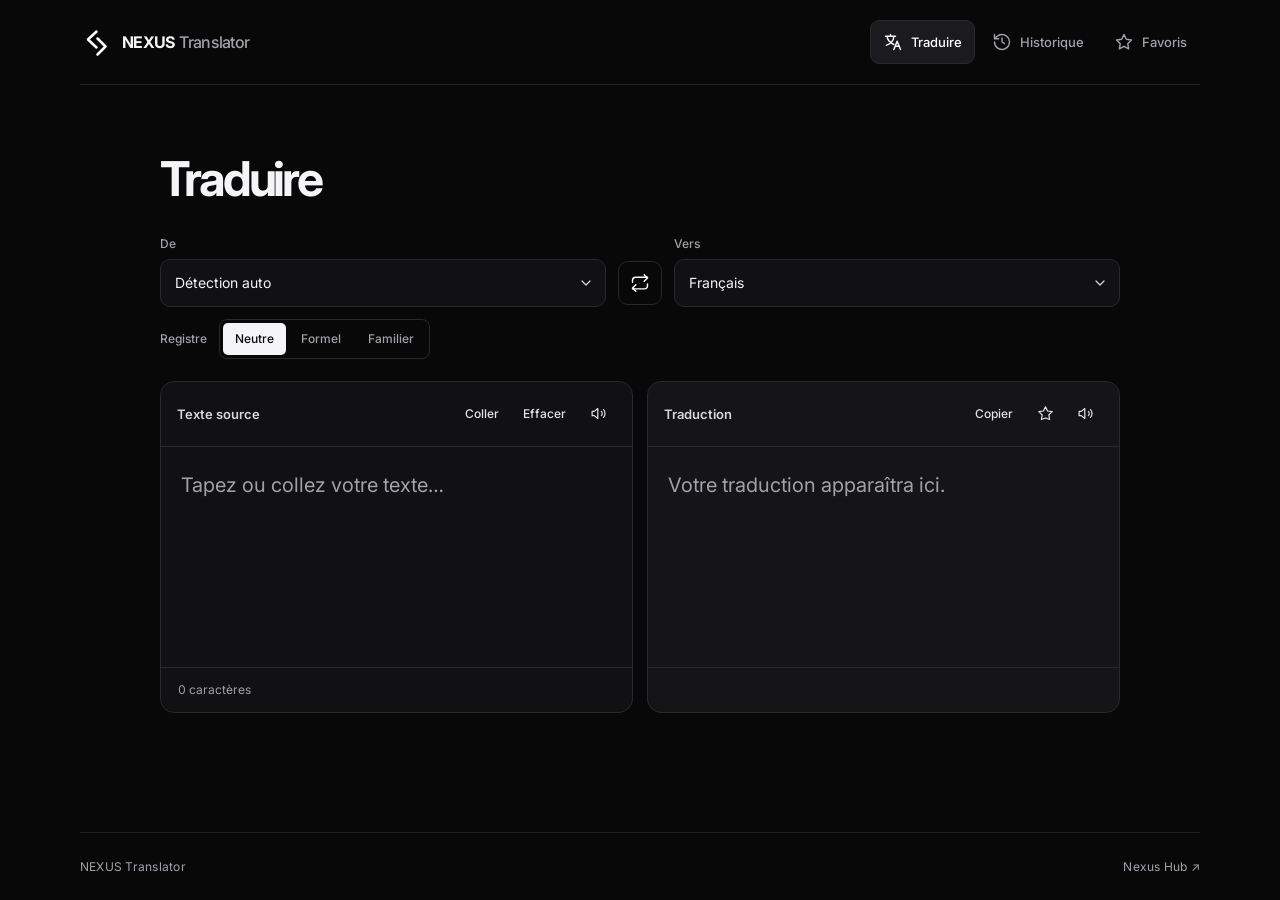
<file: index.html>
<!DOCTYPE html>
<html lang="fr">
<head>
  <meta charset="UTF-8">
  <meta name="viewport" content="width=device-width, initial-scale=1.0">
  <title>Nexus Translator</title>
  <link rel="preconnect" href="https://fonts.googleapis.com">
  <link rel="preconnect" href="https://fonts.gstatic.com" crossorigin>
  <link href="https://fonts.googleapis.com/css2?family=Inter:wght@400;500;600;700&display=swap" rel="stylesheet">
  <link rel="stylesheet" href="style.css">
  <link rel="manifest" href="manifest.json">
  <link rel="icon" href="./icon.svg?v=5" type="image/svg+xml" sizes="any">
  <meta name="theme-color" content="#080809">
</head>
<body>
  <header class="topbar">
    <div class="logo">
      <span class="logo-mark">
       <svg class="jeran-logo" viewBox="0 0 64 64" aria-label="NEXUS Translator" role="img">
  <!-- Chevron supérieur gauche -->
  <path class="j1" d="M 33 11 L 16 27 L 33 43" />
  <!-- Chevron inférieur droit -->
  <path class="j2" d="M 35 25 L 51 41 L 35 57" />
</svg>
      </span>
      <span class="logo-text">NEXUS<em>Translator</em></span>
    </div>
    <nav class="tabs" aria-label="Navigation">
      <button class="tab active" data-view="translate" aria-pressed="true" aria-label="Traduire" title="Traduire"><svg class="ic" viewBox="0 0 24 24" aria-hidden="true"><path d="M3 5h12M9 3v2M5 5c0 5 4 8 8 10M13 5c0 5-4 9-9 11M13 21l4-10 4 10M15 17h4"/></svg><span>Traduire</span></button>
      <button class="tab" data-view="history" aria-pressed="false" aria-label="Historique" title="Historique"><svg class="ic" viewBox="0 0 24 24" aria-hidden="true"><path d="M3 12a9 9 0 1 0 3-6.7L3 8M3 3v5h5M12 7v5l3 2"/></svg><span>Historique</span></button>
      <button class="tab" data-view="favorites" aria-pressed="false" aria-label="Favoris" title="Favoris"><svg class="ic" viewBox="0 0 24 24" aria-hidden="true"><path d="m12 3 2.8 5.7 6.2.9-4.5 4.4 1.1 6.2-5.6-3-5.6 3 1.1-6.2L3 9.6l6.2-.9z"/></svg><span>Favoris</span></button>
    </nav>
  </header>

  <main>
    <!-- VUE TRADUCTION -->
    <section id="view-translate" class="view active">
      <h1>Traduire</h1>
      <span id="status-text" class="sr-only" role="status"></span>
      <p id="net-badge" class="offline-notice" hidden>Hors ligne — traductions en cache disponibles.</p>

      <div class="lang-bar">
        <div class="lang-select">
          <label for="src-lang">De</label>
          <select id="src-lang"></select>
        </div>
        <button id="swap" class="swap-btn" title="Inverser les langues" aria-label="Inverser les langues">
          <svg class="ic" viewBox="0 0 24 24" aria-hidden="true"><path d="M17 2l4 4-4 4"/><path d="M3 11V9a4 4 0 0 1 4-4h14"/><path d="M7 22l-4-4 4-4"/><path d="M21 13v2a4 4 0 0 1-4 4H3"/></svg>
        </button>
        <div class="lang-select">
          <label for="tgt-lang">Vers</label>
          <select id="tgt-lang"></select>
        </div>
      </div>

      <div class="register-bar" id="register-bar">
        <span class="register-label">Registre</span>
        <div class="register-toggle" role="group" aria-label="Registre de langue">
          <button class="reg-btn active" data-reg="neutral" aria-pressed="true">Neutre</button>
          <button class="reg-btn" data-reg="formal" aria-pressed="false" title="Formel (vous)">Formel</button>
          <button class="reg-btn" data-reg="informal" aria-pressed="false" title="Familier (tu)">Familier</button>
        </div>
      </div>

      <div class="panels">
        <div class="panel">
          <div class="panel-head">
            <span class="panel-lang">Texte source</span>
            <div class="panel-actions">
              <button class="icon-btn" id="paste" title="Coller">Coller</button>
              <button class="icon-btn" id="clear" title="Effacer">Effacer</button>
              <button class="icon-btn icon-only" id="speak-src" title="Écouter" aria-label="Écouter le texte source">
                <svg class="ic" viewBox="0 0 24 24" aria-hidden="true"><path d="M11 5 6 9H3v6h3l5 4z"/><path d="M16 9a4 4 0 0 1 0 6"/><path d="M19 6.5a8 8 0 0 1 0 11"/></svg>
              </button>
            </div>
          </div>
          <textarea id="source" aria-label="Texte source" placeholder="Tapez ou collez votre texte…"></textarea>
          <div class="panel-foot">
            <span id="char-count">0 caractères</span>
            <span id="src-name"></span>
          </div>
        </div>

        <div class="panel out">
          <div class="panel-head">
            <span class="panel-lang">Traduction</span>
            <div class="panel-actions">
              <button class="icon-btn" id="copy" title="Copier">Copier</button>
              <button class="icon-btn icon-only" id="fav" title="Ajouter aux favoris" aria-label="Ajouter aux favoris" aria-pressed="false">
                <svg class="ic ic-star" viewBox="0 0 24 24" aria-hidden="true"><path d="M12 2.5l2.9 6 6.6.9-4.8 4.6 1.1 6.5L12 18.3 6.2 20.5l1.1-6.5L2.5 9.4l6.6-.9z"/></svg>
              </button>
              <button class="icon-btn icon-only" id="speak-tgt" title="Écouter" aria-label="Écouter la traduction">
                <svg class="ic" viewBox="0 0 24 24" aria-hidden="true"><path d="M11 5 6 9H3v6h3l5 4z"/><path d="M16 9a4 4 0 0 1 0 6"/><path d="M19 6.5a8 8 0 0 1 0 11"/></svg>
              </button>
            </div>
          </div>
          <div id="result" class="result" aria-live="polite"></div>
          <div id="phonetic" class="phonetic" hidden></div>
          <div id="alternatives" class="alternatives" hidden>
            <span class="alt-label">Variantes</span>
            <div id="alt-chips" class="alt-chips"></div>
          </div>
          <div class="panel-foot">
            <span id="result-meta"></span>
          </div>
        </div>
      </div>

    </section>

    <!-- VUE HISTORIQUE -->
    <section id="view-history" class="view">
      <div class="list-head">
        <h2>Historique</h2>
        <button class="ghost-btn" id="clear-history">Tout effacer</button>
      </div>
      <div id="history-list" class="list"></div>
    </section>

    <!-- VUE FAVORIS -->
    <section id="view-favorites" class="view">
      <div class="list-head">
        <h2>Favoris</h2>
        <button class="ghost-btn" id="clear-favorites">Tout effacer</button>
      </div>
      <div id="favorites-list" class="list"></div>
    </section>
  </main>
  <footer class="footer"><span>NEXUS Translator</span><a href="https://nexus-hubs.web.app/">Nexus Hub <span aria-hidden="true">↗</span></a></footer>

  <script src="languages.js"></script>
  <script src="app.js"></script>
  <script>
    if ("serviceWorker" in navigator) {
      window.addEventListener("load", () =>
        navigator.serviceWorker.register("sw.js").catch(() => {}));
    }
  </script>
</body>
</html>
</file>
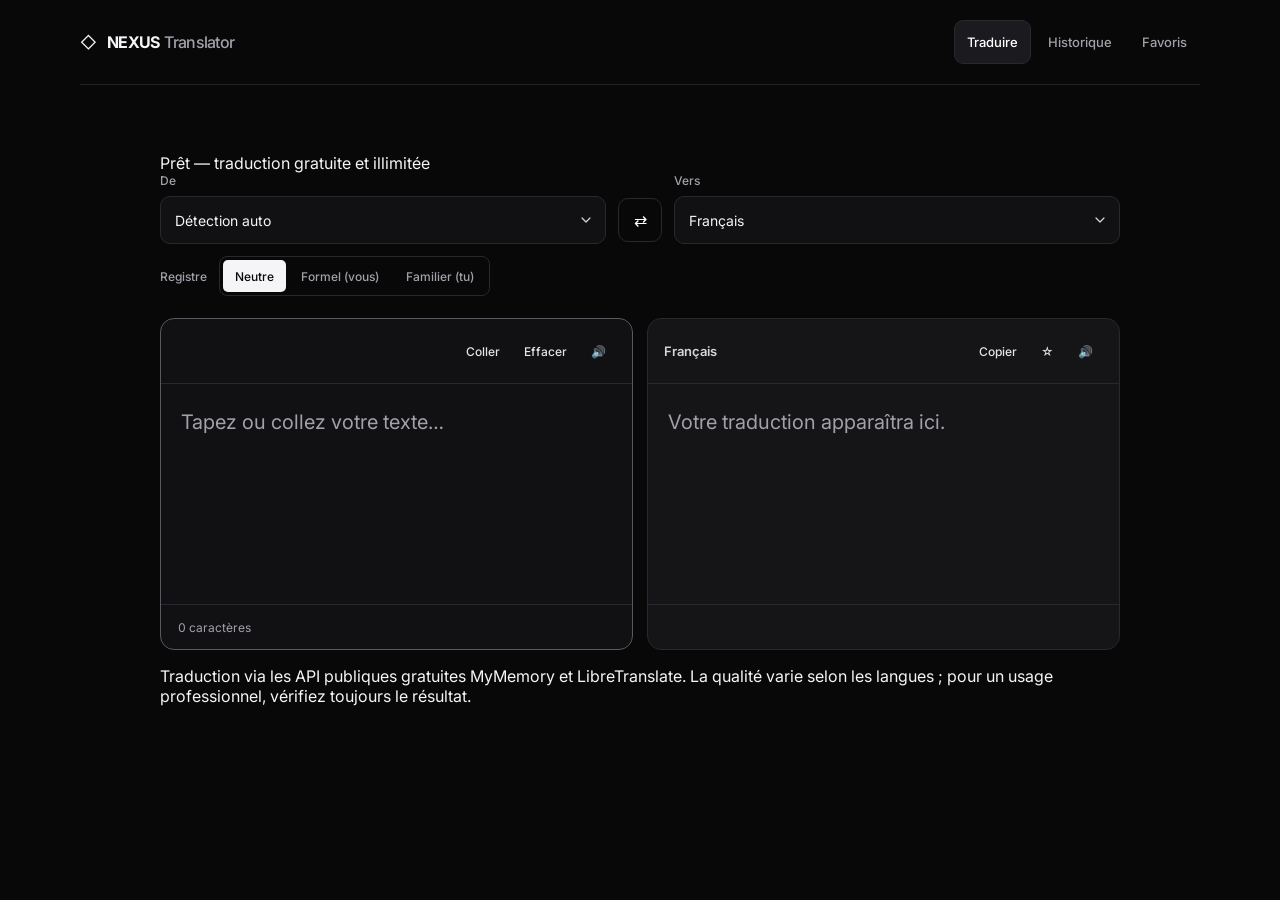
<file: index (14).html>
<!DOCTYPE html>
<html lang="fr">
<head>
  <meta charset="UTF-8">
  <meta name="viewport" content="width=device-width, initial-scale=1.0">
  <title>Nexus Translator</title>
  <link rel="preconnect" href="https://fonts.googleapis.com">
  <link rel="preconnect" href="https://fonts.gstatic.com" crossorigin>
  <link href="https://fonts.googleapis.com/css2?family=Space+Grotesk:wght@400;500;600;700&family=Inter:wght@400;500;600&family=JetBrains+Mono:wght@400;500&display=swap" rel="stylesheet">
  <link rel="stylesheet" href="style.css">
</head>
<body>
  <div class="grid-bg" aria-hidden="true"></div>

  <header class="topbar">
    <div class="logo">
      <span class="logo-mark">◇</span>
      <span class="logo-text">NEXUS<em>Translator</em></span>
    </div>
    <nav class="tabs" role="tablist">
      <button class="tab active" data-view="translate" role="tab">Traduire</button>
      <button class="tab" data-view="history" role="tab">Historique</button>
      <button class="tab" data-view="favorites" role="tab">Favoris</button>
    </nav>
  </header>

  <main>
    <!-- VUE TRADUCTION -->
    <section id="view-translate" class="view active">
      <div class="hero-line">
        <span class="pulse"></span>
        <span id="status-text">Prêt — traduction gratuite et illimitée</span>
      </div>

      <div class="lang-bar">
        <div class="lang-select">
          <label for="src-lang">De</label>
          <select id="src-lang"></select>
        </div>
        <button id="swap" class="swap-btn" title="Inverser les langues" aria-label="Inverser les langues">⇄</button>
        <div class="lang-select">
          <label for="tgt-lang">Vers</label>
          <select id="tgt-lang"></select>
        </div>
      </div>

      <div class="register-bar" id="register-bar">
        <span class="register-label">Registre</span>
        <div class="register-toggle" role="group" aria-label="Registre de langue">
          <button class="reg-btn active" data-reg="neutral">Neutre</button>
          <button class="reg-btn" data-reg="formal">Formel (vous)</button>
          <button class="reg-btn" data-reg="informal">Familier (tu)</button>
        </div>
      </div>

      <div class="panels">
        <div class="panel">
          <div class="panel-head">
            <span class="panel-lang" id="src-name">Détection auto</span>
            <div class="panel-actions">
              <button class="icon-btn" id="paste" title="Coller">Coller</button>
              <button class="icon-btn" id="clear" title="Effacer">Effacer</button>
              <button class="icon-btn" id="speak-src" title="Écouter">🔊</button>
            </div>
          </div>
          <textarea id="source" placeholder="Tapez ou collez votre texte…" autofocus></textarea>
          <div class="panel-foot">
            <span id="char-count">0 caractères</span>
          </div>
        </div>

        <div class="panel out">
          <div class="panel-head">
            <span class="panel-lang" id="tgt-name">Français</span>
            <div class="panel-actions">
              <button class="icon-btn" id="copy" title="Copier">Copier</button>
              <button class="icon-btn" id="fav" title="Ajouter aux favoris">☆</button>
              <button class="icon-btn" id="speak-tgt" title="Écouter">🔊</button>
            </div>
          </div>
          <div id="result" class="result" aria-live="polite"></div>
          <div class="panel-foot">
            <span id="result-meta"></span>
          </div>
        </div>
      </div>

      <p class="disclaimer">
        Traduction via les API publiques gratuites MyMemory et LibreTranslate.
        La qualité varie selon les langues ; pour un usage professionnel, vérifiez toujours le résultat.
      </p>
    </section>

    <!-- VUE HISTORIQUE -->
    <section id="view-history" class="view">
      <div class="list-head">
        <h2>Historique</h2>
        <button class="ghost-btn" id="clear-history">Tout effacer</button>
      </div>
      <div id="history-list" class="list"></div>
    </section>

    <!-- VUE FAVORIS -->
    <section id="view-favorites" class="view">
      <div class="list-head">
        <h2>Favoris</h2>
        <button class="ghost-btn" id="clear-favorites">Tout effacer</button>
      </div>
      <div id="favorites-list" class="list"></div>
    </section>
  </main>

  <script src="languages.js"></script>
  <script src="app.js"></script>
</body>
</html>
</file>
<file: style.css>
:root {
  color-scheme: dark;
  --bg: #080809;
  --panel: #111114;
  --line: #28282d;
  --text: #f5f5f7;
  --muted: #a1a1aa;
  --radius: 14px;
  font-family: Inter, -apple-system, BlinkMacSystemFont, "Segoe UI", sans-serif;
}
*, *::before, *::after { box-sizing: border-box; }
body { margin: 0; background: var(--bg); color: var(--text); min-height: 100vh; min-height: 100dvh; display: flex; flex-direction: column; -webkit-font-smoothing: antialiased; }
button, select, textarea { font: inherit; }
button { cursor: pointer; }
button, select, a { -webkit-tap-highlight-color: transparent; }
:focus-visible { outline: 2px solid #fff; outline-offset: 3px; }
[hidden] { display: none !important; }
.sr-only { position: absolute; width: 1px; height: 1px; padding: 0; overflow: hidden; clip-path: inset(50%); white-space: nowrap; }
.ic { width: 20px; height: 20px; flex: none; fill: none; stroke: currentColor; stroke-width: 1.7; stroke-linecap: round; stroke-linejoin: round; }
.topbar, .footer { width: min(calc(100% - 48px), 1120px); margin-inline: auto; display: flex; align-items: center; justify-content: space-between; gap: 16px; }
.topbar { min-height: 85px; border-bottom: 1px solid #222225; }
.logo { display: flex; align-items: center; gap: 10px; white-space: nowrap; }
.logo-mark { display: flex; }
.jeran-logo { width: 32px; height: 32px; }
.jeran-logo path { fill: none; stroke: #fff; stroke-width: 5; stroke-linecap: round; stroke-linejoin: round; }
.logo-text { font-size: 16px; font-weight: 700; letter-spacing: -.045em; }
.logo-text em { font-style: normal; font-weight: 500; color: var(--muted); margin-left: 5px; }
.tabs { display: flex; align-items: center; gap: 4px; }
.tab { display: inline-flex; align-items: center; justify-content: center; gap: 8px; min-height: 44px; padding: 0 12px; border: 1px solid transparent; border-radius: 9px; color: var(--muted); background: transparent; font-size: 13px; font-weight: 500; }
.tab:hover { color: #fff; background: #19191c; }
.tab.active { color: #fff; background: #1b1b1f; border-color: var(--line); }
main { width: min(calc(100% - 48px), 960px); margin-inline: auto; flex: 1; padding: clamp(32px, 6vw, 68px) 0 56px; min-width: 0; }
.view { display: none; }
.view.active { display: block; }
h1 { font-size: clamp(32px, 5vw, 48px); line-height: 1.1; letter-spacing: -.065em; font-weight: 700; margin: 0 0 30px; }
.offline-notice { margin: 0 0 16px; font-size: 13px; color: var(--muted); }
.lang-bar { display: grid; grid-template-columns: minmax(0, 1fr) 44px minmax(0, 1fr); gap: 12px; align-items: end; margin-bottom: 12px; }
.lang-select { min-width: 0; display: flex; flex-direction: column; gap: 8px; }
.lang-select label, .register-label { color: var(--muted); font-size: 12px; font-weight: 500; }
select { width: 100%; min-width: 0; height: 48px; border-radius: 10px; border: 1px solid var(--line); padding: 0 32px 0 14px; appearance: none; color: var(--text); background: var(--panel) url("data:image/svg+xml,%3Csvg xmlns='http://www.w3.org/2000/svg' viewBox='0 0 24 24' fill='none' stroke='%23d6d6dc' stroke-width='1.8' stroke-linecap='round' stroke-linejoin='round'%3E%3Cpath d='m6 9 6 6 6-6'/%3E%3C/svg%3E") no-repeat right 11px center / 16px; font-size: 14px; cursor: pointer; text-overflow: ellipsis; }
select option { background: var(--panel); color: var(--text); }
.swap-btn { height: 44px; width: 44px; display: grid; place-items: center; align-self: end; margin-bottom: 2px; border: 1px solid var(--line); border-radius: 10px; background: transparent; color: #fff; }
.swap-btn:hover { background: #222225; border-color: #55555b; }
.register-bar { display: flex; align-items: center; gap: 12px; flex-wrap: wrap; margin: 0 0 22px; }
.register-toggle { display: flex; gap: 3px; padding: 3px; border: 1px solid var(--line); border-radius: 8px; }
.reg-btn { border: 0; background: transparent; border-radius: 5px; padding: 7px 12px; min-height: 32px; font-size: 12px; color: var(--muted); font-weight: 500; }
.reg-btn:hover { color: #fff; }
.reg-btn.active { color: #080809; background: #f5f5f7; }
.reg-btn:disabled { cursor: not-allowed; }
.register-bar.disabled { opacity: .5; }
.panels { display: grid; grid-template-columns: repeat(2, minmax(0, 1fr)); gap: 14px; align-items: stretch; }
.panel { min-width: 0; display: flex; flex-direction: column; min-height: 330px; background: var(--panel); border: 1px solid var(--line); border-radius: var(--radius); }
.panel:focus-within { border-color: #58585e; }
.panel.out { background: #151518; }
.panel-head { display: flex; gap: 8px; flex-wrap: wrap; align-items: center; justify-content: space-between; padding: 14px 16px; border-bottom: 1px solid var(--line); }
.panel-lang { font-size: 13px; font-weight: 600; color: #d6d6dc; }
.panel-actions { display: flex; gap: 4px; align-items: center; }
.icon-btn { min-height: 36px; display: inline-flex; align-items: center; justify-content: center; gap: 6px; padding: 0 9px; color: #e4e4e7; background: transparent; border: 1px solid transparent; border-radius: 7px; font-size: 12px; font-weight: 500; }
.icon-btn.icon-only { width: 36px; padding: 0; }
.icon-btn .ic { width: 17px; height: 17px; }
.icon-btn:hover { background: #26262a; border-color: #3b3b40; color: #fff; }
.icon-btn.done, .icon-btn.active-fav { color: #fff; background: #29292d; }
.icon-btn.active-fav .ic-star { fill: currentColor; }
textarea, .result { flex: 1; min-height: 220px; width: 100%; min-width: 0; margin: 0; padding: 22px 20px; border: 0; background: none; color: var(--text); font: inherit; font-size: clamp(16px, 2.2vw, 20px); line-height: 1.65; resize: none; overflow-wrap: anywhere; }
textarea:focus { outline: none; }
textarea::placeholder, .result:empty::before { color: var(--muted); }
.result { white-space: pre-wrap; }
.result:empty::before { content: "Votre traduction apparaîtra ici."; }
.result.loading, .result .err { font-size: 15px; color: var(--muted); }
.panel-foot { min-height: 45px; display: flex; align-items: center; justify-content: space-between; gap: 10px; flex-wrap: wrap; padding: 12px 17px; border-top: 1px solid var(--line); font-size: 12px; font-variant-numeric: tabular-nums; color: var(--muted); }
.phonetic, .alternatives { padding: 12px 20px; border-top: 1px solid var(--line); color: var(--muted); font-size: 13px; overflow-wrap: anywhere; }
.alt-label { display: block; margin-bottom: 8px; font-weight: 600; }
.alt-chips { display: flex; gap: 6px; flex-wrap: wrap; }
.alt-chip, .ghost-btn { border: 1px solid #3b3b40; background: transparent; color: var(--text); padding: 9px 12px; border-radius: 8px; font-size: 13px; }
.alt-chip:hover, .ghost-btn:hover { background: #252529; border-color: #777; }
.list-head { display: flex; align-items: center; justify-content: space-between; gap: 12px; margin-bottom: 26px; }
.list-head h2 { font-size: clamp(28px, 4vw, 40px); letter-spacing: -.055em; margin: 0; }
.list { display: grid; gap: 12px; }
.card { background: var(--panel); border: 1px solid var(--line); border-radius: var(--radius); padding: 20px; cursor: pointer; overflow-wrap: anywhere; }
.card:hover { border-color: #66666d; }
.card-langs { font-size: 12px; color: var(--muted); margin-bottom: 12px; font-weight: 600; }
.card-src, .card-tgt { font-size: 15px; line-height: 1.6; white-space: pre-wrap; }
.card-tgt { color: var(--muted); margin-top: 6px; }
.card-del { float: right; display: grid; place-items: center; background: transparent; color: var(--text); border: 0; border-radius: 7px; width: 36px; height: 36px; }
.card-del:hover { background: #29292d; }
.empty { text-align: center; padding: 64px 20px; color: var(--muted); font-size: 14px; }
.toast { position: fixed; bottom: 24px; left: 50%; transform: translate(-50%, 12px); max-width: calc(100% - 32px); width: max-content; background: #f5f5f7; color: #080809; border-radius: 10px; padding: 12px 18px; font-size: 13px; font-weight: 500; opacity: 0; pointer-events: none; transition: .2s; z-index: 5; }
.toast.show { opacity: 1; transform: translate(-50%, 0); }
.footer { border-top: 1px solid #222225; padding: 26px 0; color: var(--muted); font-size: 12px; letter-spacing: .02em; }
.footer a { color: inherit; text-decoration: none; }
.footer a:hover { color: #fff; }
@media (max-width: 700px) {
  .topbar, .footer, main { width: calc(100% - 36px); }
  .topbar { min-height: 72px; }
  .tab { width: 44px; padding: 0; }
  .tab span { display: none; }
  .panels { grid-template-columns: minmax(0, 1fr); gap: 12px; }
  .panel { min-height: 260px; }
  textarea, .result { min-height: 160px; padding: 18px 16px; }
  textarea { font-size: 16px; }
  .lang-bar { gap: 8px; grid-template-columns: minmax(0, 1fr) 36px minmax(0, 1fr); }
  .swap-btn { width: 36px; }
  select { font-size: 13px; padding-left: 10px; padding-right: 26px; background-position: right 7px center; background-size: 14px; }
  .register-bar { gap: 8px; }
  .reg-btn { padding-inline: 9px; }
  .panel-head { padding: 10px 12px; }
  .icon-btn, .icon-btn.icon-only { min-height: 44px; }
  .icon-btn.icon-only { width: 44px; }
}
@media (max-width: 360px) {
  .topbar, .footer, main { width: calc(100% - 24px); }
  .topbar { gap: 4px; }
  .tabs { gap: 1px; }
  .tab { width: 36px; }
  .logo { gap: 4px; }
  .logo-text { font-size: 14px; }
  .jeran-logo { width: 26px; height: 26px; }
  select { font-size: 12px; padding-left: 7px; }
}
@media (prefers-reduced-motion: reduce) { *, *::before, *::after { animation: none !important; transition: none !important; } }
</file>
